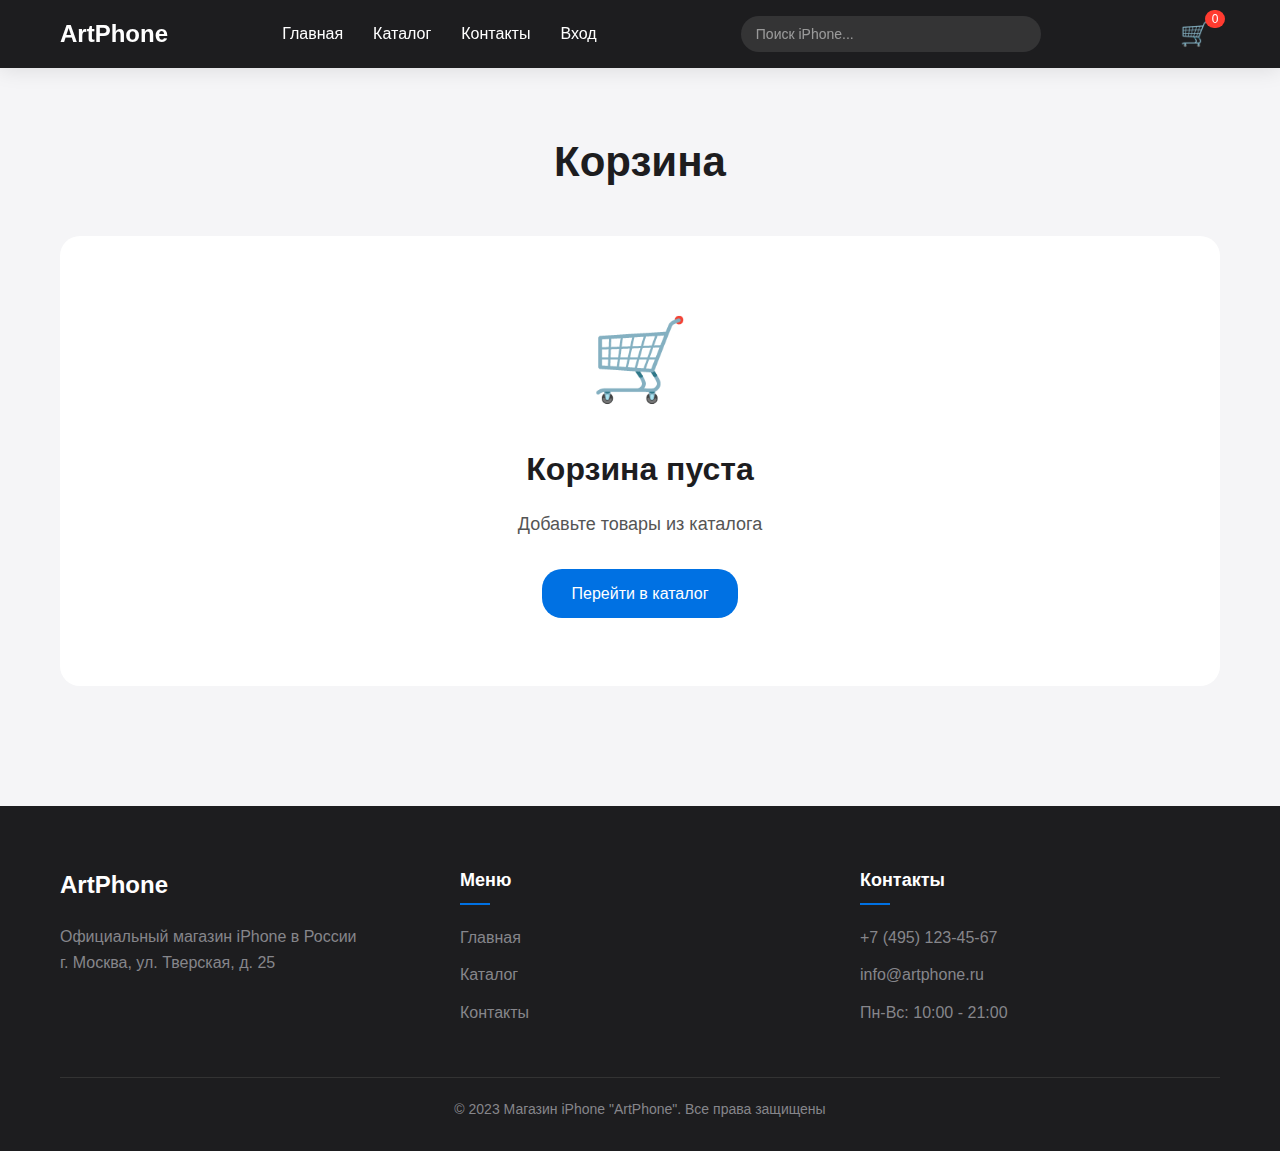
<file: cart.html>
<!doctype html>
<html lang="ru">
  <head>
    <meta charset="UTF-8" />
    <meta name="viewport" content="width=device-width, initial-scale=1.0" />
    <title>Корзина - ArtPhone</title>
    <link rel="stylesheet" href="style.css" />
  </head>
  <body>
    <div class="header">
      <nav class="main-nav">
        <div class="nav-container">
          <a href="index.html" class="logo">ArtPhone</a>
          <ul class="nav-menu">
            <li><a href="index.html">Главная</a></li>
            <li><a href="catalog.html">Каталог</a></li>
            <li><a href="contacts.html">Контакты</a></li>
            <li><a href="login.html" id="loginLink">Вход</a></li>
            <li>
              <a href="profile.html" id="profileLink" style="display: none"
                >Личный кабинет</a
              >
            </li>
          </ul>
          <div class="search-container">
            <input
              type="text"
              id="searchInput"
              class="search-input"
              placeholder="Поиск iPhone..."
            />
            <div id="searchResults" class="search-results"></div>
          </div>
        </div>
      </nav>
    </div>

    <div class="cart-page">
      <div class="container">
        <h1 class="cart-title">Корзина</h1>

        <div class="cart-content">
          <div class="cart-items-container">
            <div class="cart-items-header">
              <div class="cart-header-product">Товар</div>
              <div class="cart-header-price">Цена</div>
              <div class="cart-header-quantity">Количество</div>
              <div class="cart-header-total">Итого</div>
              <div class="cart-header-remove"></div>
            </div>
            <div id="cartItemsList" class="cart-items-list">
              <!-- Товары будут загружаться через JS -->
            </div>
          </div>

          <div class="cart-summary">
            <h3>Итого</h3>
            <div class="summary-row">
              <span>Товаров:</span>
              <span id="cartTotalItems">0</span>
            </div>
            <div class="summary-row">
              <span>Сумма:</span>
              <span id="cartTotalSum">0 ₽</span>
            </div>
            <button class="checkout-btn" id="checkoutBtn">
              Оформить заказ
            </button>
            <a href="catalog.html" class="continue-shopping"
              >Продолжить покупки</a
            >
          </div>
        </div>

        <div class="empty-cart" id="emptyCart" style="display: none">
          <div class="empty-cart-icon">🛒</div>
          <h2>Корзина пуста</h2>
          <p>Добавьте товары из каталога</p>
          <a href="catalog.html" class="btn btn-primary">Перейти в каталог</a>
        </div>
      </div>
    </div>

    <div class="footer">
      <div class="container">
        <div class="footer-content">
          <div class="footer-info">
            <h3>ArtPhone</h3>
            <p>Официальный магазин iPhone в России</p>
            <p>г. Москва, ул. Тверская, д. 25</p>
          </div>
          <div class="footer-links">
            <h4>Меню</h4>
            <ul>
              <li><a href="index.html">Главная</a></li>
              <li><a href="catalog.html">Каталог</a></li>
              <li><a href="contacts.html">Контакты</a></li>
            </ul>
          </div>
          <div class="footer-contact">
            <h4>Контакты</h4>
            <p>+7 (495) 123-45-67</p>
            <p>info@artphone.ru</p>
            <p>Пн-Вс: 10:00 - 21:00</p>
          </div>
        </div>
        <div class="footer-bottom">
          <p>&copy; 2023 Магазин iPhone "ArtPhone". Все права защищены</p>
        </div>
      </div>
    </div>

    <script src="script.js"></script>
  </body>
</html>
</file>
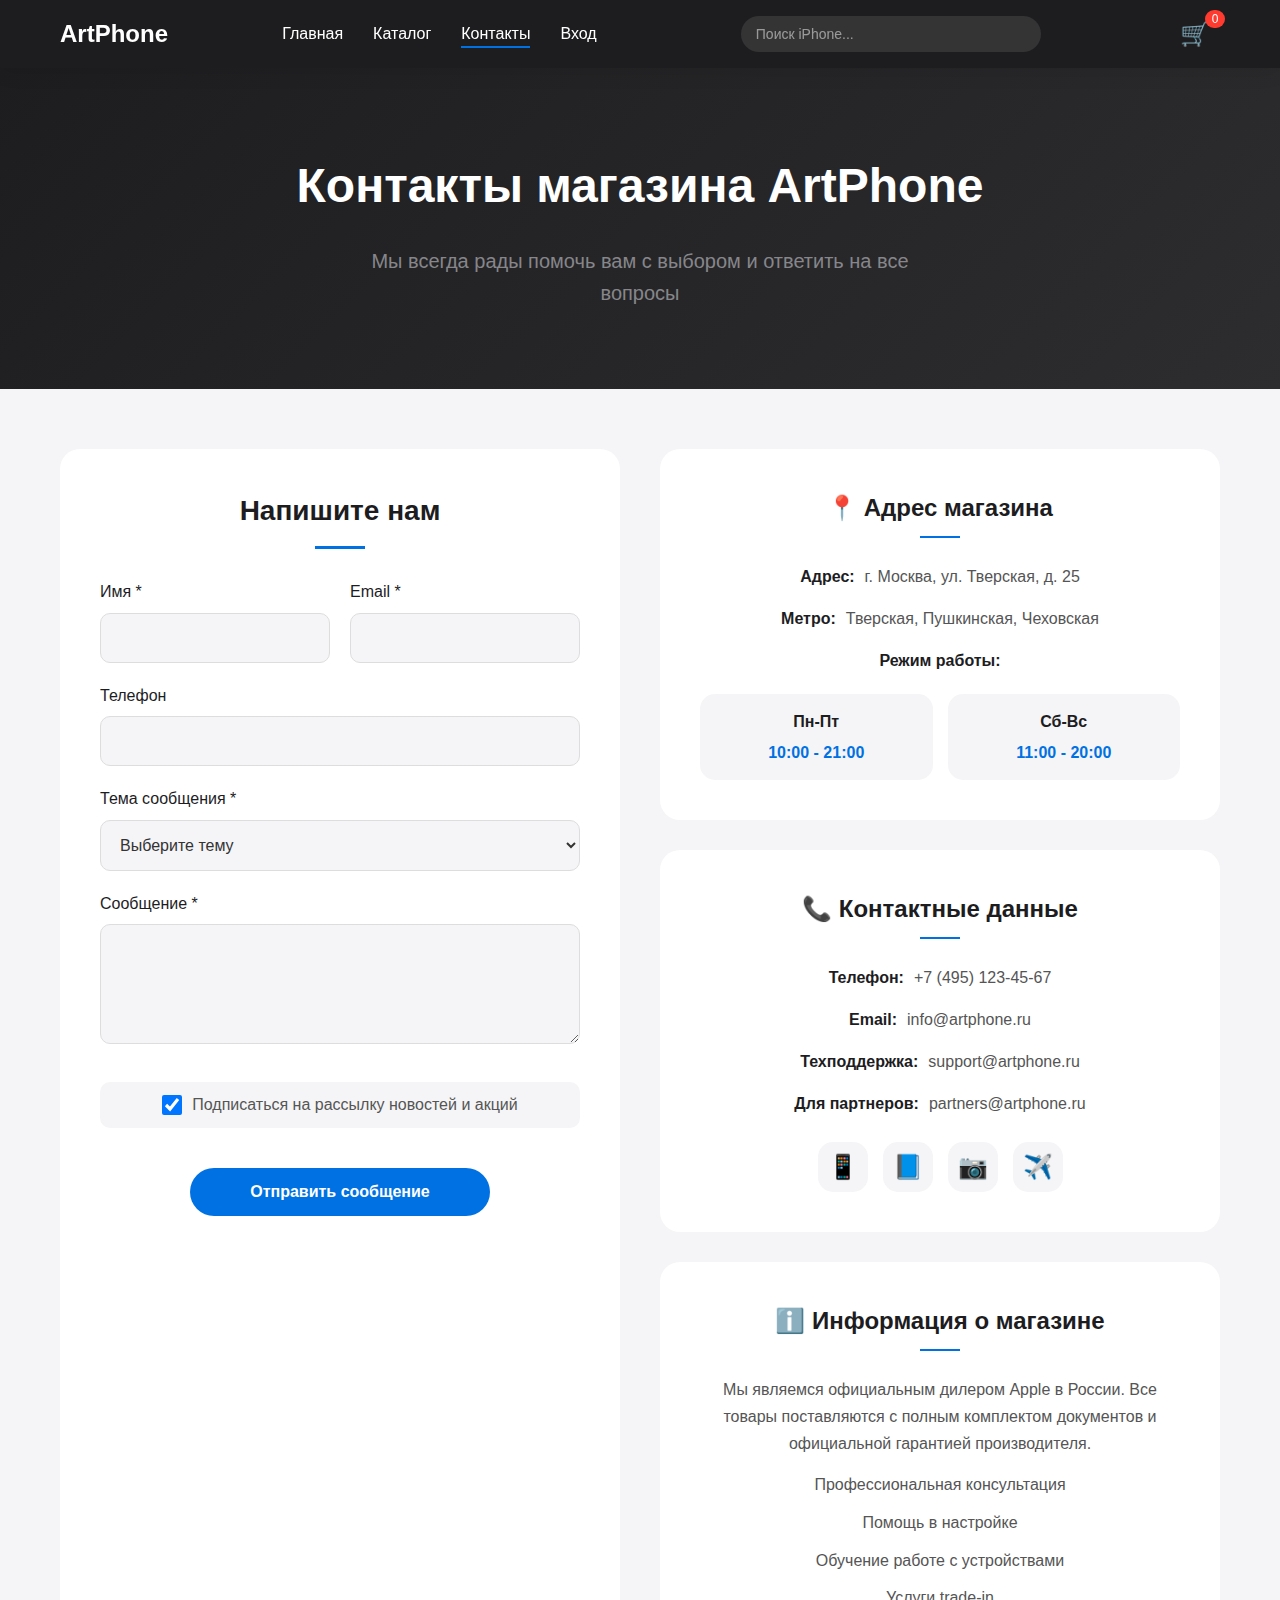
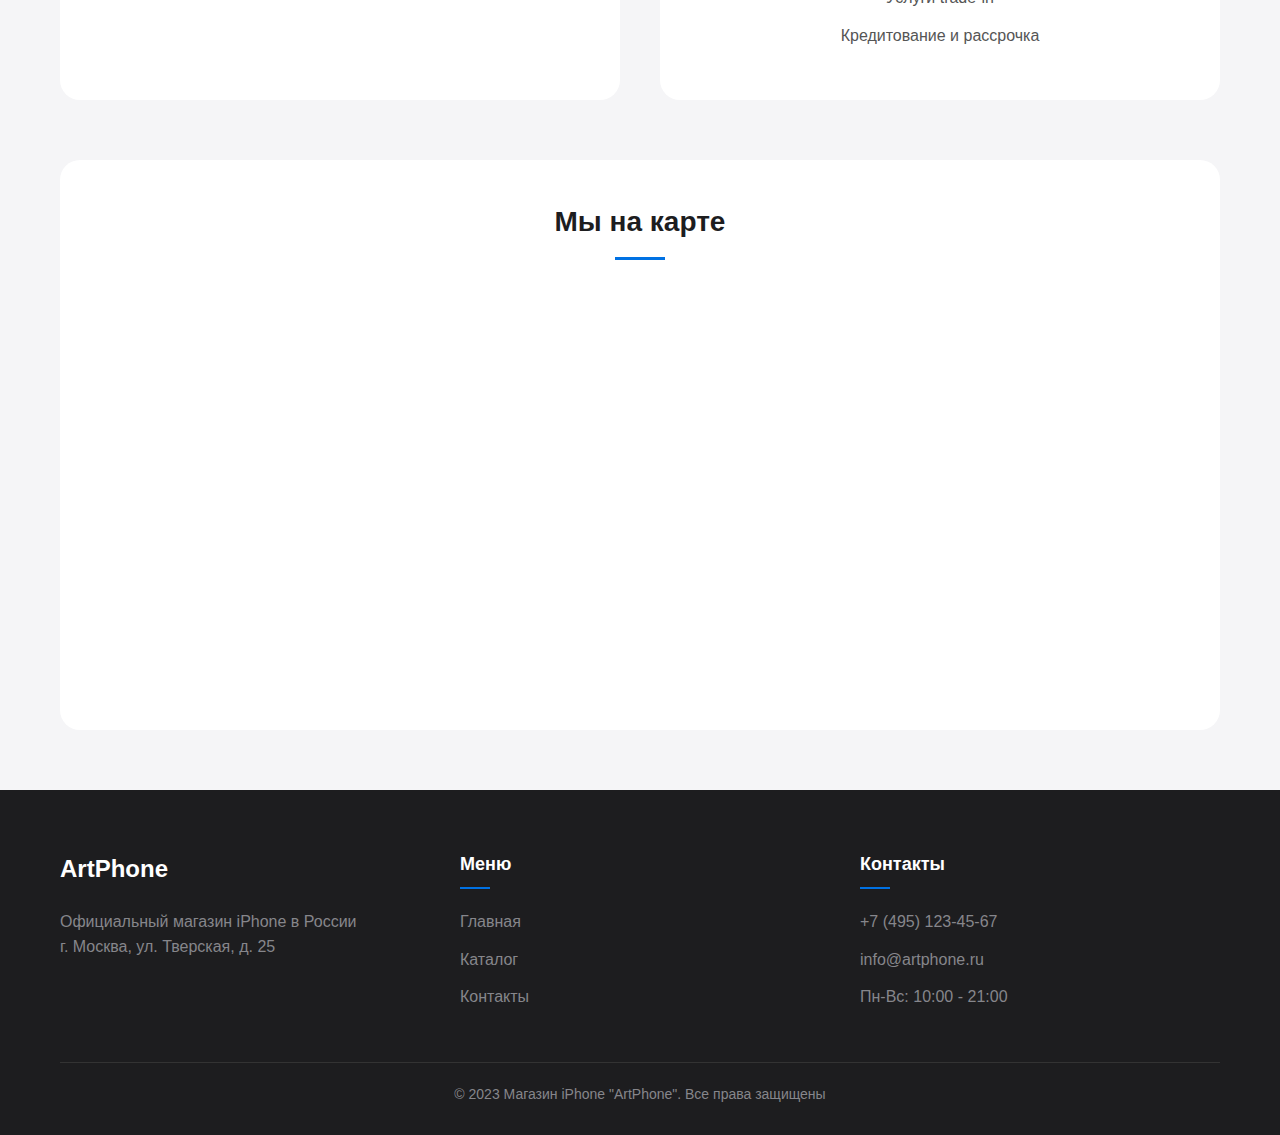
<file: contacts.html>
<!DOCTYPE html>
<html lang="ru">
<head>
    <meta charset="UTF-8">
    <meta name="viewport" content="width=device-width, initial-scale=1.0">
    <title>Интернет-магазин iPhone "ArtPhone" - Контакты</title>
    <link rel="stylesheet" href="style.css">
</head>
<body>
    <div class="header">
        <nav class="main-nav">
            <div class="nav-container">
                <a href="index.html" class="logo">ArtPhone</a>
                <ul class="nav-menu">
                    <li><a href="index.html">Главная</a></li>
                    <li><a href="catalog.html">Каталог</a></li>
                    <li><a href="contacts.html" class="active">Контакты</a></li>
                    <li><a href="login.html" id="loginLink">Вход</a></li>
                    <li><a href="profile.html" id="profileLink" style="display: none;">Личный кабинет</a></li>
                </ul>
                <div class="search-container">
                    <input type="text" id="searchInput" class="search-input" placeholder="Поиск iPhone...">
                    <div id="searchResults" class="search-results"></div>
                </div>
            </div>
        </nav>
    </div>

    <header class="contacts-header">
        <h1>Контакты магазина ArtPhone</h1>
        <p>Мы всегда рады помочь вам с выбором и ответить на все вопросы</p>
    </header>

    <div class="contacts-container">
        <div class="contact-content">
            <div class="contact-form-section">
                <h2>Напишите нам</h2>
                <form class="contact-form" action="#" method="post">
                    <div class="form-row">
                        <div class="form-group">
                            <label for="name">Имя *</label>
                            <input type="text" id="name" name="name" required>
                        </div>
                        <div class="form-group">
                            <label for="email">Email *</label>
                            <input type="email" id="email" name="email" required>
                        </div>
                    </div>
                    <div class="form-group">
                        <label for="phone">Телефон</label>
                        <input type="tel" id="phone" name="phone">
                    </div>
                    <div class="form-group">
                        <label for="topic">Тема сообщения *</label>
                        <select id="topic" name="topic" required>
                            <option value="">Выберите тему</option>
                            <option value="order">Вопрос по заказу</option>
                            <option value="product">Вопрос о товаре</option>
                            <option value="delivery">Доставка</option>
                            <option value="warranty">Гарантия</option>
                            <option value="other">Другое</option>
                        </select>
                    </div>
                    <div class="form-group">
                        <label for="message">Сообщение *</label>
                        <textarea id="message" name="message" required></textarea>
                    </div>
                    <div class="checkbox-group">
                        <input type="checkbox" id="newsletter" name="newsletter" checked>
                        <label for="newsletter">Подписаться на рассылку новостей и акций</label>
                    </div>
                    <button type="submit" class="submit-button">Отправить сообщение</button>
                </form>
            </div>

            <div class="contact-info-section">
                <div class="info-card">
                    <h2>📍 Адрес магазина</h2>
                    <p><strong>Адрес:</strong> г. Москва, ул. Тверская, д. 25</p>
                    <p><strong>Метро:</strong> Тверская, Пушкинская, Чеховская</p>
                    <p><strong>Режим работы:</strong></p>
                    <div class="working-hours">
                        <div class="hours-item">
                            <span class="days">Пн-Пт</span>
                            <span class="time">10:00 - 21:00</span>
                        </div>
                        <div class="hours-item">
                            <span class="days">Сб-Вс</span>
                            <span class="time">11:00 - 20:00</span>
                        </div>
                    </div>
                </div>

                <div class="info-card">
                    <h2>📞 Контактные данные</h2>
                    <p><strong>Телефон:</strong> +7 (495) 123-45-67</p>
                    <p><strong>Email:</strong> info@artphone.ru</p>
                    <p><strong>Техподдержка:</strong> support@artphone.ru</p>
                    <p><strong>Для партнеров:</strong> partners@artphone.ru</p>
                    <div class="social-links">
                        <a href="#" class="social-link">📱</a>
                        <a href="#" class="social-link">📘</a>
                        <a href="#" class="social-link">📷</a>
                        <a href="#" class="social-link">✈️</a>
                    </div>
                </div>

                <div class="info-card">
                    <h2>ℹ️ Информация о магазине</h2>
                    <p>Мы являемся официальным дилером Apple в России. Все товары поставляются с полным комплектом документов и официальной гарантией производителя.</p>
                    <ul>
                        <li>Профессиональная консультация</li>
                        <li>Помощь в настройке</li>
                        <li>Обучение работе с устройствами</li>
                        <li>Услуги trade-in</li>
                        <li>Кредитование и рассрочка</li>
                    </ul>
                </div>
            </div>
        </div>

        <section class="map-section">
            <h2>Мы на карте</h2>
            <div class="map-container">
                <iframe src="https://yandex.ru/map-widget/v1/?um=constructor%3A8e5c8f48a8b4b4f4f4f4f4f4f4f4f4f4f4f4f4f4f4f4f4f4f4f4f4f4f4f4f4f4&amp;source=constructor" width="100%" height="400" frameborder="0"></iframe>
            </div>
        </section>
    </div>

    <div class="footer">
        <div class="container">
            <div class="footer-content">
                <div class="footer-info">
                    <h3>ArtPhone</h3>
                    <p>Официальный магазин iPhone в России</p>
                    <p>г. Москва, ул. Тверская, д. 25</p>
                </div>
                <div class="footer-links">
                    <h4>Меню</h4>
                    <ul>
                        <li><a href="index.html">Главная</a></li>
                        <li><a href="catalog.html">Каталог</a></li>
                        <li><a href="contacts.html">Контакты</a></li>
                    </ul>
                </div>
                <div class="footer-contact">
                    <h4>Контакты</h4>
                    <p>+7 (495) 123-45-67</p>
                    <p>info@artphone.ru</p>
                    <p>Пн-Вс: 10:00 - 21:00</p>
                </div>
            </div>
            <div class="footer-bottom">
                <p>&copy; 2023 Магазин iPhone "ArtPhone". Все права защищены</p>
            </div>
        </div>
    </div>

    <script src="script.js"></script>
</body>
</html>
</file>
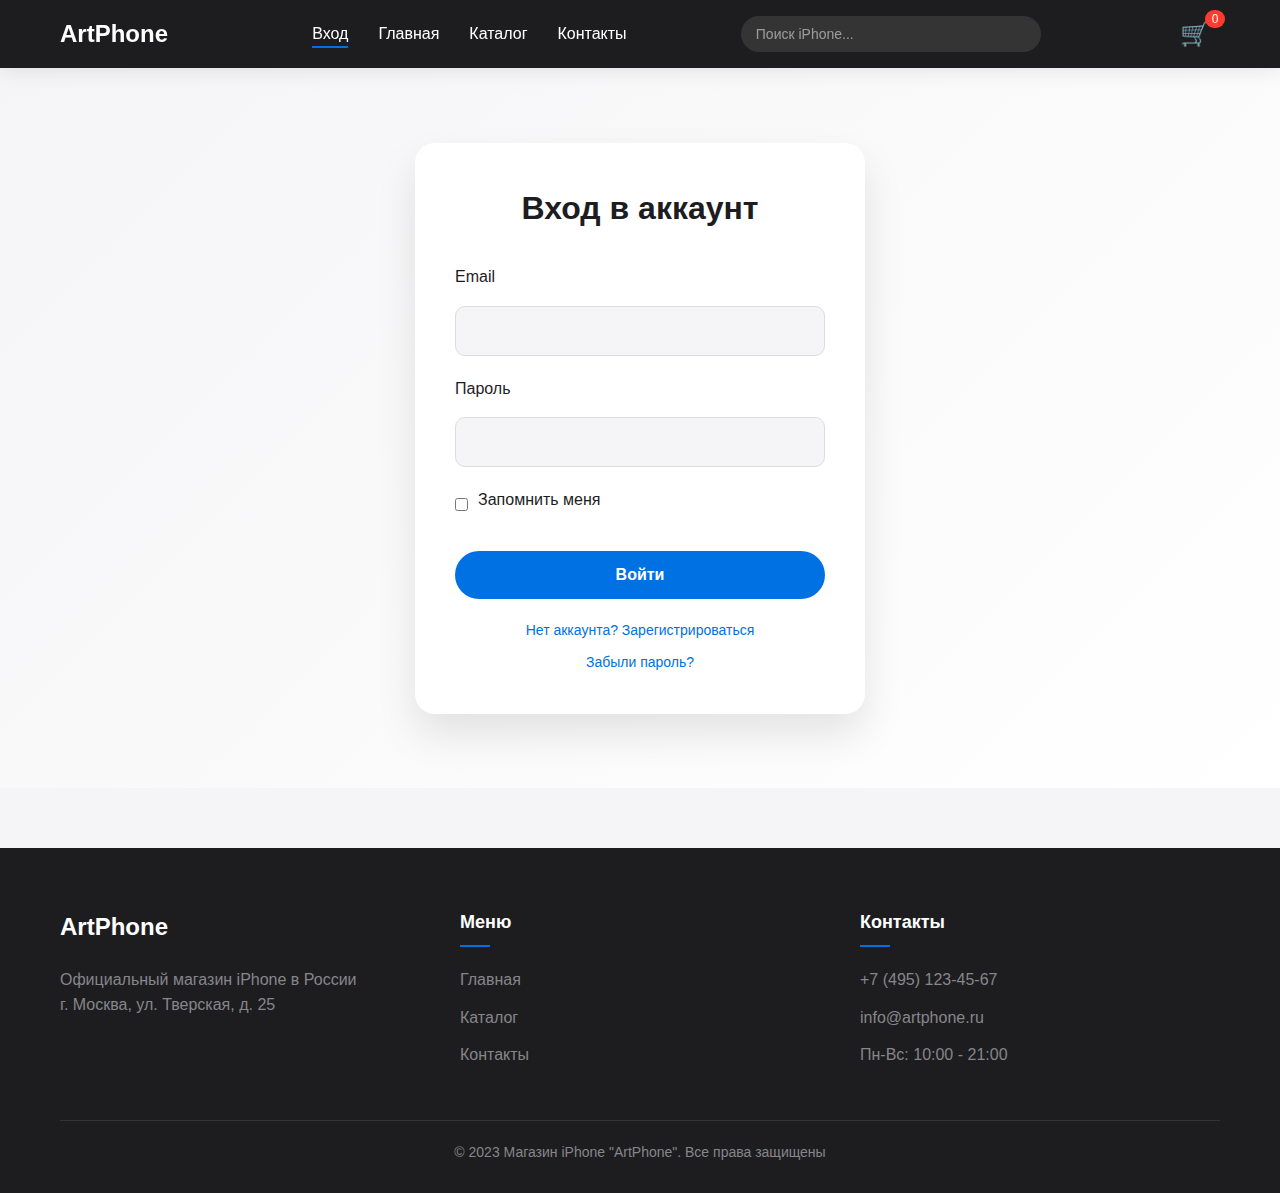
<file: login.html>
<!doctype html>
<html lang="ru">
  <head>
    <meta charset="UTF-8" />
    <meta name="viewport" content="width=device-width, initial-scale=1.0" />
    <title>Вход - ArtPhone</title>
    <link rel="stylesheet" href="style.css" />
  </head>
  <body>
    <div class="header">
      <nav class="main-nav">
        <div class="nav-container">
          <a href="index.html" class="logo">ArtPhone</a>
          <ul class="nav-menu">
            <li>
              <a href="profile.html" id="profileLink" style="display: none"
                >Личный кабинет</a
              >
            </li>
            <li><a href="login.html" id="loginLink">Вход</a></li>
            <li><a href="index.html">Главная</a></li>
            <li><a href="catalog.html">Каталог</a></li>
            <li><a href="contacts.html">Контакты</a></li>
          </ul>
          <div class="search-container">
            <input
              type="text"
              id="searchInput"
              class="search-input"
              placeholder="Поиск iPhone..."
            />
            <div id="searchResults" class="search-results"></div>
          </div>
        </div>
      </nav>
    </div>

    <div class="auth-container">
      <div class="auth-card">
        <h1>Вход в аккаунт</h1>
        <form class="auth-form" id="loginForm">
          <div class="form-group">
            <label for="email">Email</label>
            <input type="email" id="email" name="email" required />
          </div>
          <div class="form-group">
            <label for="password">Пароль</label>
            <input type="password" id="password" name="password" required />
          </div>
          <div class="form-group checkbox">
            <input type="checkbox" id="remember" name="remember" />
            <label for="remember">Запомнить меня</label>
          </div>
          <button type="submit" class="auth-btn">Войти</button>
        </form>
        <div class="auth-links">
          <a href="register.html">Нет аккаунта? Зарегистрироваться</a>
          <a href="#">Забыли пароль?</a>
        </div>
      </div>
    </div>

    <div class="footer">
      <div class="container">
        <div class="footer-content">
          <div class="footer-info">
            <h3>ArtPhone</h3>
            <p>Официальный магазин iPhone в России</p>
            <p>г. Москва, ул. Тверская, д. 25</p>
          </div>
          <div class="footer-links">
            <h4>Меню</h4>
            <ul>
              <li><a href="index.html">Главная</a></li>
              <li><a href="catalog.html">Каталог</a></li>
              <li><a href="contacts.html">Контакты</a></li>
            </ul>
          </div>
          <div class="footer-contact">
            <h4>Контакты</h4>
            <p>+7 (495) 123-45-67</p>
            <p>info@artphone.ru</p>
            <p>Пн-Вс: 10:00 - 21:00</p>
          </div>
        </div>
        <div class="footer-bottom">
          <p>&copy; 2023 Магазин iPhone "ArtPhone". Все права защищены</p>
        </div>
      </div>
    </div>

    <script src="script.js"></script>
  </body>
</html>
</file>
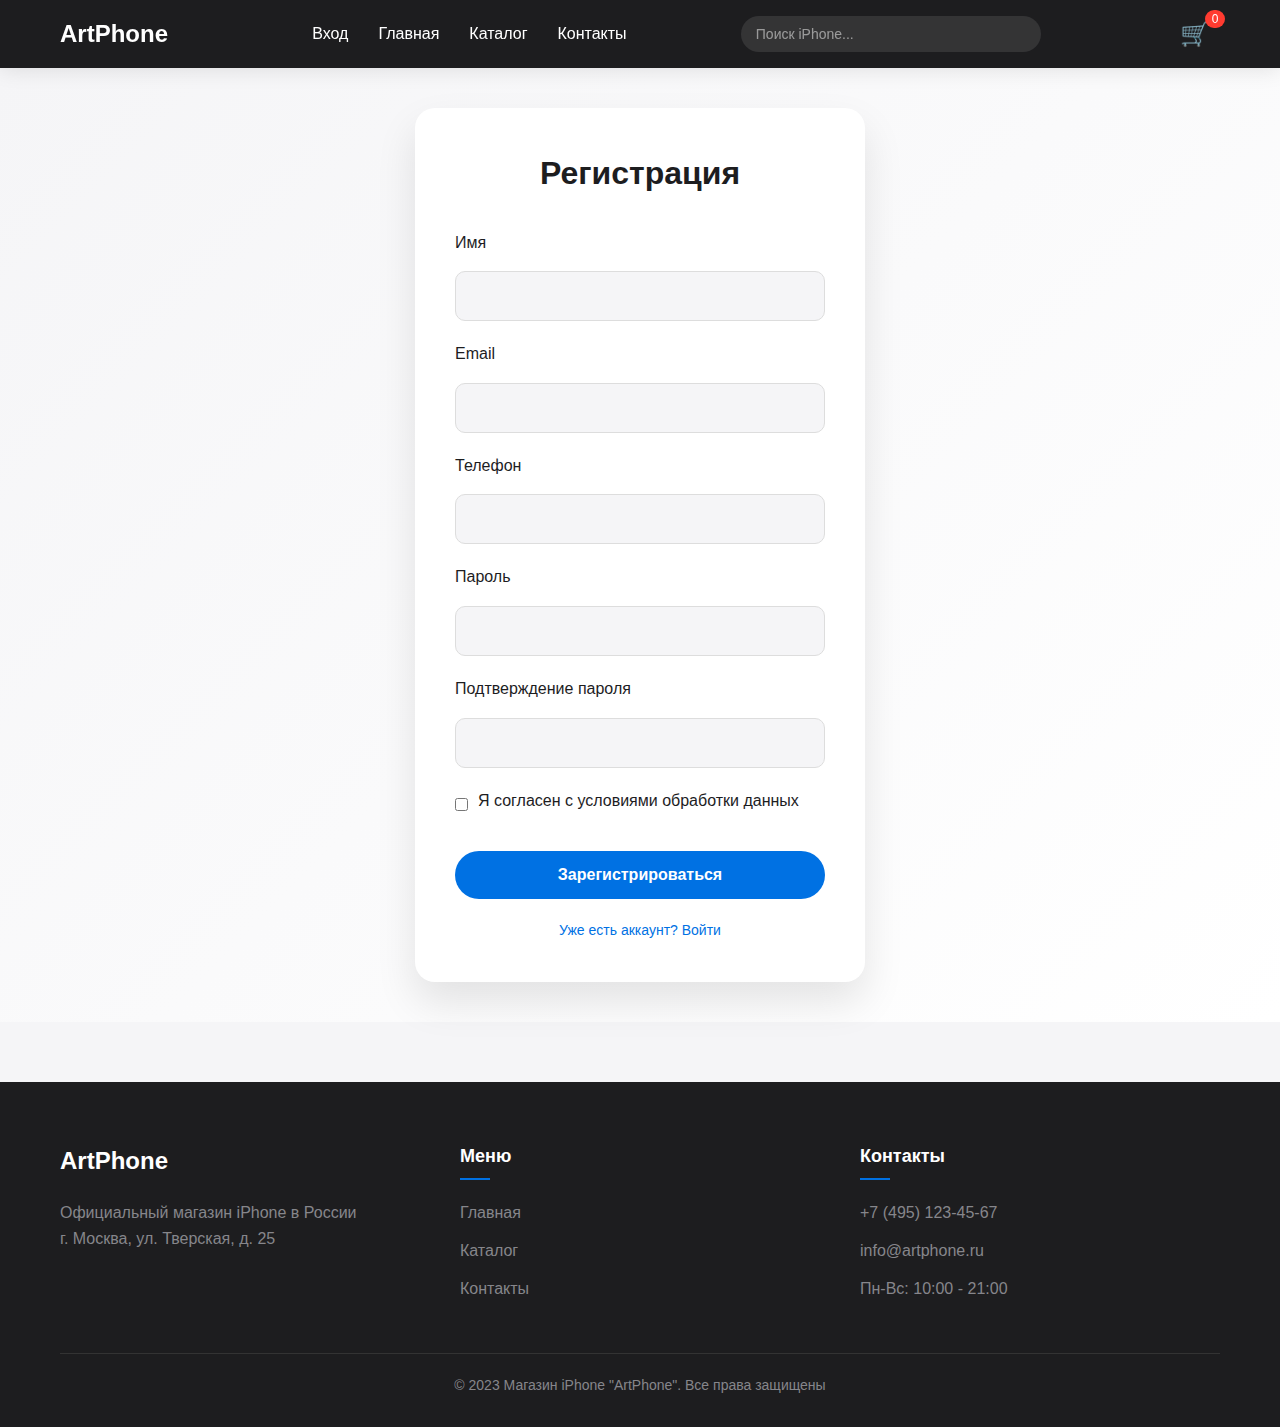
<file: register.html>
<!doctype html>
<html lang="ru">
  <head>
    <meta charset="UTF-8" />
    <meta name="viewport" content="width=device-width, initial-scale=1.0" />
    <title>Регистрация - ArtPhone</title>
    <link rel="stylesheet" href="style.css" />
  </head>
  <body>
    <div class="header">
      <nav class="main-nav">
        <div class="nav-container">
          <a href="index.html" class="logo">ArtPhone</a>
          <ul class="nav-menu">
            <li>
              <a href="profile.html" id="profileLink" style="display: none"
                >Личный кабинет</a
              >
            </li>
            <li><a href="login.html" id="loginLink">Вход</a></li>
            <li><a href="index.html">Главная</a></li>
            <li><a href="catalog.html">Каталог</a></li>
            <li><a href="contacts.html">Контакты</a></li>
          </ul>
          <div class="search-container">
            <input
              type="text"
              id="searchInput"
              class="search-input"
              placeholder="Поиск iPhone..."
            />
            <div id="searchResults" class="search-results"></div>
          </div>
        </div>
      </nav>
    </div>

    <div class="auth-container">
      <div class="auth-card">
        <h1>Регистрация</h1>
        <form class="auth-form" id="registerForm">
          <div class="form-group">
            <label for="name">Имя</label>
            <input type="text" id="name" name="name" required />
          </div>
          <div class="form-group">
            <label for="email">Email</label>
            <input type="email" id="email" name="email" required />
          </div>
          <div class="form-group">
            <label for="phone">Телефон</label>
            <input type="tel" id="phone" name="phone" required />
          </div>
          <div class="form-group">
            <label for="password">Пароль</label>
            <input type="password" id="password" name="password" required />
          </div>
          <div class="form-group">
            <label for="confirmPassword">Подтверждение пароля</label>
            <input
              type="password"
              id="confirmPassword"
              name="confirmPassword"
              required
            />
          </div>
          <div class="form-group checkbox">
            <input type="checkbox" id="agreement" name="agreement" required />
            <label for="agreement"
              >Я согласен с условиями обработки данных</label
            >
          </div>
          <button type="submit" class="auth-btn">Зарегистрироваться</button>
        </form>
        <div class="auth-links">
          <a href="login.html">Уже есть аккаунт? Войти</a>
        </div>
      </div>
    </div>

    <div class="footer">
      <div class="container">
        <div class="footer-content">
          <div class="footer-info">
            <h3>ArtPhone</h3>
            <p>Официальный магазин iPhone в России</p>
            <p>г. Москва, ул. Тверская, д. 25</p>
          </div>
          <div class="footer-links">
            <h4>Меню</h4>
            <ul>
              <li><a href="index.html">Главная</a></li>
              <li><a href="catalog.html">Каталог</a></li>
              <li><a href="contacts.html">Контакты</a></li>
            </ul>
          </div>
          <div class="footer-contact">
            <h4>Контакты</h4>
            <p>+7 (495) 123-45-67</p>
            <p>info@artphone.ru</p>
            <p>Пн-Вс: 10:00 - 21:00</p>
          </div>
        </div>
        <div class="footer-bottom">
          <p>&copy; 2023 Магазин iPhone "ArtPhone". Все права защищены</p>
        </div>
      </div>
    </div>

    <script src="script.js"></script>
  </body>
</html>
</file>
<file: style.css>
* {
  margin: 0;
  padding: 0;
  box-sizing: border-box;
}

body {
  font-family: -apple-system, BlinkMacSystemFont, 'Segoe UI', Roboto, Oxygen, Ubuntu, Cantarell, sans-serif;
  line-height: 1.6;
  color: #333;
  background-color: #f5f5f7;
  overflow-x: hidden;
}

.container {
  max-width: 1200px;
  margin: 0 auto;
  padding: 0 20px;
}

.header {
  background-color: #1d1d1f;
  position: sticky;
  top: 0;
  z-index: 100;
  box-shadow: 0 2px 20px rgba(0,0,0,0.1);
  animation: slideDown 0.5s ease;
}

@keyframes slideDown {
  from {
    transform: translateY(-100%);
  }
  to {
    transform: translateY(0);
  }
}

.nav-container {
  max-width: 1200px;
  margin: 0 auto;
  display: flex;
  justify-content: space-between;
  align-items: center;
  padding: 15px 20px;
  flex-wrap: wrap;
  gap: 15px;
}

.logo {
  color: #fff;
  font-size: 24px;
  font-weight: 600;
  text-decoration: none;
  transition: transform 0.3s;
}

.logo:hover {
  transform: scale(1.05);
}

.nav-menu {
  display: flex;
  list-style: none;
  gap: 30px;
  align-items: center;
  margin: 0;
  padding: 0;
}

.nav-menu li {
  margin: 0;
  padding: 0;
}

.nav-menu a {
  color: #fff;
  text-decoration: none;
  font-size: 16px;
  font-weight: 500;
  position: relative;
  padding: 5px 0;
  display: inline-block;
  line-height: normal;
}

.nav-menu a::after {
  content: '';
  position: absolute;
  bottom: 0;
  left: 0;
  width: 0;
  height: 2px;
  background: #0071e3;
  transition: width 0.3s;
}

.nav-menu a:hover::after,
.nav-menu a.active::after {
  width: 100%;
}

.search-container {
  position: relative;
  flex: 1;
  max-width: 300px;
}

.search-input {
  width: 100%;
  padding: 10px 15px;
  border: none;
  border-radius: 20px;
  background: rgba(255,255,255,0.1);
  color: #fff;
  font-size: 14px;
  transition: all 0.3s;
}

.search-input::placeholder {
  color: rgba(255,255,255,0.5);
}

.search-input:focus {
  outline: none;
  background: rgba(255,255,255,0.2);
  box-shadow: 0 0 0 2px #0071e3;
}

.search-results {
  position: absolute;
  top: 100%;
  left: 0;
  right: 0;
  background: #ffffff;
  border-radius: 10px;
  margin-top: 5px;
  box-shadow: 0 10px 30px rgba(0,0,0,0.2);
  display: none;
  z-index: 1000;
  max-height: 400px;
  overflow-y: auto;
}

.search-results.active {
  display: block;
  animation: fadeIn 0.3s ease;
}

.search-result-item {
  display: flex;
  align-items: center;
  padding: 10px;
  text-decoration: none;
  color: #333;
  border-bottom: 1px solid #ddd;
  transition: background 0.3s;
}

.search-result-item:hover {
  background: #f5f5f7;
}

.search-result-item img {
  width: 50px;
  height: 50px;
  object-fit: cover;
  border-radius: 5px;
  margin-right: 10px;
}

.search-result-info h4 {
  font-size: 14px;
  margin-bottom: 3px;
  color: #333;
}

.search-result-info p {
  font-size: 12px;
  color: #0071e3;
  font-weight: 600;
}

@media (max-width: 768px) {
  .nav-container {
    flex-direction: column;
  }
  
  .search-container {
    max-width: 100%;
    width: 100%;
  }
  
  .nav-menu {
    flex-wrap: wrap;
    justify-content: center;
    gap: 20px;
  }
}

.slider-section {
  margin: 40px 0;
  position: relative;
}

.slider-container {
  position: relative;
  overflow: hidden;
  border-radius: 20px;
  box-shadow: 0 10px 30px rgba(0,0,0,0.1);
}

.slider-track {
  display: flex;
  transition: transform 0.5s ease;
}

.slide {
  min-width: 100%;
  position: relative;
  height: 400px;
}

.slide img {
  width: 100%;
  height: 100%;
  object-fit: cover;
}

.slide-content {
  position: absolute;
  top: 50%;
  left: 50%;
  transform: translate(-50%, -50%);
  text-align: center;
  color: #fff;
  background: rgba(0,0,0,0.5);
  padding: 30px;
  border-radius: 20px;
  backdrop-filter: blur(5px);
  width: 80%;
  max-width: 500px;
  animation: slideContentFade 0.5s ease;
}

@keyframes slideContentFade {
  from {
    opacity: 0;
    transform: translate(-50%, -40%);
  }
  to {
    opacity: 1;
    transform: translate(-50%, -50%);
  }
}

.slide-content h3 {
  font-size: 32px;
  margin-bottom: 10px;
  font-weight: 700;
  text-align: center;
}

.slide-content p {
  font-size: 18px;
  margin-bottom: 20px;
  opacity: 0.9;
  text-align: center;
}

.slider-btn {
  position: absolute;
  top: 50%;
  transform: translateY(-50%);
  width: 50px;
  height: 50px;
  border: none;
  border-radius: 50%;
  background: rgba(0, 0, 0, 0.6);
  color: #fff;
  font-size: 28px;
  font-weight: bold;
  cursor: pointer;
  transition: all 0.3s;
  z-index: 10;
  display: flex;
  align-items: center;
  justify-content: center;
  box-shadow: 0 4px 15px rgba(0, 0, 0, 0.3);
}

.slider-btn:hover {
  background: #0071e3;
  transform: translateY(-50%) scale(1.1);
  box-shadow: 0 6px 20px rgba(0, 113, 227, 0.5);
}

.slider-prev {
  left: 20px;
}

.slider-next {
  right: 20px;
}

.slider-dots {
  position: absolute;
  bottom: 20px;
  left: 50%;
  transform: translateX(-50%);
  display: flex;
  gap: 10px;
  z-index: 10;
}

.dot {
  width: 12px;
  height: 12px;
  border-radius: 6px;
  background: rgba(255,255,255,0.5);
  border: none;
  cursor: pointer;
  transition: all 0.3s;
}

.dot.active {
  background: #fff;
  width: 30px;
}

.dot:hover {
  background: #fff;
}

@media (max-width: 768px) {
  .slide {
    height: 300px;
  }
  
  .slide-content h3 {
    font-size: 24px;
  }
  
  .slide-content p {
    font-size: 16px;
  }
  
  .slider-btn {
    width: 40px;
    height: 40px;
    font-size: 24px;
  }
}

@media (max-width: 480px) {
  .slide {
    height: 250px;
  }
  
  .slide-content {
    padding: 20px;
  }
  
  .slide-content h3 {
    font-size: 20px;
  }
  
  .slider-btn {
    width: 35px;
    height: 35px;
    font-size: 20px;
  }
}

.hero {
  background: linear-gradient(135deg, #1d1d1f, #2d2d2f);
  color: #fff;
  text-align: center;
  padding: 80px 20px;
  animation: fadeIn 1s ease;
}

@keyframes fadeIn {
  from {
    opacity: 0;
  }
  to {
    opacity: 1;
  }
}

.hero h1 {
  font-size: 48px;
  margin-bottom: 20px;
  font-weight: 700;
  animation: slideUp 0.8s ease 0.2s both;
}

.hero p {
  font-size: 20px;
  margin-bottom: 30px;
  color: #86868b;
  animation: slideUp 0.8s ease 0.4s both;
}

.hero .btn {
  animation: slideUp 0.8s ease 0.6s both;
}

@keyframes slideUp {
  from {
    opacity: 0;
    transform: translateY(30px);
  }
  to {
    opacity: 1;
    transform: translateY(0);
  }
}

.btn {
  display: inline-block;
  padding: 12px 30px;
  border-radius: 20px;
  text-decoration: none;
  font-weight: 500;
  font-size: 16px;
  transition: all 0.3s;
  border: none;
  cursor: pointer;
  position: relative;
  overflow: hidden;
}

.btn::before {
  content: '';
  position: absolute;
  top: 50%;
  left: 50%;
  width: 0;
  height: 0;
  border-radius: 50%;
  background: rgba(255,255,255,0.3);
  transform: translate(-50%, -50%);
  transition: width 0.6s, height 0.6s;
}

.btn:hover::before {
  width: 300px;
  height: 300px;
}

.btn-primary {
  background-color: #0071e3;
  color: #fff;
}

.btn-primary:hover {
  background-color: #0077ed;
  transform: translateY(-2px);
  box-shadow: 0 10px 20px rgba(0,113,227,0.3);
}

.btn-secondary {
  background-color: #34c759;
  color: #fff;
}

.btn-secondary:hover {
  background-color: #2db84d;
  transform: translateY(-2px);
  box-shadow: 0 10px 20px rgba(52,199,89,0.3);
}

.btn-outline {
  background-color: transparent;
  border: 2px solid #0071e3;
  color: #0071e3;
}

.btn-outline:hover {
  background-color: #0071e3;
  color: #fff;
  transform: translateY(-2px);
  box-shadow: 0 10px 20px rgba(0,113,227,0.3);
}

.section-title {
  text-align: center;
  font-size: 32px;
  margin-bottom: 40px;
  font-weight: 700;
  color: #1d1d1f;
  position: relative;
  padding-bottom: 15px;
}

.section-title::after {
  content: '';
  position: absolute;
  bottom: 0;
  left: 50%;
  transform: translateX(-50%);
  width: 60px;
  height: 3px;
  background: #0071e3;
  animation: widthPulse 2s infinite;
}

@keyframes widthPulse {
  0%, 100% { width: 60px; }
  50% { width: 100px; }
}

.about-section {
  padding: 80px 0;
  background: #ffffff;
}

.about-content {
  display: grid;
  grid-template-columns: 1fr 1fr;
  gap: 60px;
  align-items: center;
}

.about-text {
  animation: slideFromLeft 1s ease;
}

@keyframes slideFromLeft {
  from {
    opacity: 0;
    transform: translateX(-50px);
  }
  to {
    opacity: 1;
    transform: translateX(0);
  }
}

.about-text p {
  margin-bottom: 20px;
  color: #555;
  font-size: 17px;
}

.about-image {
  animation: slideFromRight 1s ease;
}

@keyframes slideFromRight {
  from {
    opacity: 0;
    transform: translateX(50px);
  }
  to {
    opacity: 1;
    transform: translateX(0);
  }
}

.about-image img {
  width: 100%;
  border-radius: 20px;
  transition: transform 0.5s;
}

.about-image:hover img {
  transform: scale(1.02);
}

.stats {
  display: grid;
  grid-template-columns: repeat(3, 1fr);
  gap: 30px;
  margin-top: 40px;
}

.stat-item {
  text-align: center;
  padding: 20px;
  background: linear-gradient(135deg, #f5f5f7, #fff);
  border-radius: 15px;
  transition: all 0.3s;
  animation: float 3s infinite;
}

.stat-item:nth-child(2) {
  animation-delay: 0.2s;
}

.stat-item:nth-child(3) {
  animation-delay: 0.4s;
}

@keyframes float {
  0%, 100% {
    transform: translateY(0);
  }
  50% {
    transform: translateY(-10px);
  }
}

.stat-item:hover {
  transform: scale(1.05);
  box-shadow: 0 10px 30px rgba(0,113,227,0.2);
}

.stat-number {
  display: block;
  font-size: 36px;
  font-weight: 700;
  color: #0071e3;
  margin-bottom: 5px;
}

.stat-label {
  color: #555;
  font-size: 16px;
}

@media (max-width: 768px) {
  .about-content {
    grid-template-columns: 1fr;
    gap: 40px;
  }
  
  .stats {
    grid-template-columns: 1fr;
    gap: 20px;
  }
}

.benefits {
  padding: 80px 0;
  background: #f5f5f7;
}

.benefits-grid {
  display: grid;
  grid-template-columns: repeat(4, 1fr);
  gap: 30px;
}

.benefit-card {
  background: #ffffff;
  padding: 30px;
  border-radius: 20px;
  text-align: center;
  transition: all 0.3s;
  opacity: 0;
  transform: translateY(30px);
  animation: fadeInUp 0.6s ease forwards;
}

.benefit-card:nth-child(1) { animation-delay: 0.1s; }
.benefit-card:nth-child(2) { animation-delay: 0.2s; }
.benefit-card:nth-child(3) { animation-delay: 0.3s; }
.benefit-card:nth-child(4) { animation-delay: 0.4s; }

@keyframes fadeInUp {
  to {
    opacity: 1;
    transform: translateY(0);
  }
}

.benefit-card:hover {
  transform: translateY(-10px);
  box-shadow: 0 20px 40px rgba(0,113,227,0.15);
}

.benefit-icon {
  font-size: 40px;
  margin-bottom: 20px;
  color: #0071e3;
  animation: bounce 2s infinite;
}

@keyframes bounce {
  0%, 100% {
    transform: translateY(0);
  }
  50% {
    transform: translateY(-10px);
  }
}

.benefit-card h3 {
  margin-bottom: 15px;
  font-size: 20px;
  font-weight: 600;
  color: #1d1d1f;
}

.benefit-card p {
  color: #555;
  font-size: 15px;
}

@media (max-width: 1024px) {
  .benefits-grid {
    grid-template-columns: repeat(2, 1fr);
  }
}

@media (max-width: 600px) {
  .benefits-grid {
    grid-template-columns: 1fr;
  }
}

.featured-products {
  padding: 80px 0;
  background: #ffffff;
}

.products-grid {
  display: grid;
  grid-template-columns: repeat(3, 1fr);
  gap: 30px;
  margin-bottom: 40px;
}

.product-card {
  background: #ffffff;
  border-radius: 20px;
  overflow: hidden;
  border: 1px solid #f0f0f0;
  transition: all 0.3s;
  opacity: 0;
  transform: scale(0.9);
  animation: scaleIn 0.6s ease forwards;
}

.product-card:nth-child(1) { animation-delay: 0.1s; }
.product-card:nth-child(2) { animation-delay: 0.2s; }
.product-card:nth-child(3) { animation-delay: 0.3s; }

@keyframes scaleIn {
  to {
    opacity: 1;
    transform: scale(1);
  }
}

.product-card:hover {
  transform: translateY(-10px) scale(1.02);
  box-shadow: 0 20px 40px rgba(0,113,227,0.15);
  border-color: #0071e3;
}

.product-card img {
  width: 100%;
  height: 250px;
  object-fit: cover;
  transition: transform 0.5s;
}

.product-card:hover img {
  transform: scale(1.1);
}

.product-info {
  padding: 25px;
  text-align: center;
}

.product-info h3 {
   text-align: center !important;
  font-size: 22px;
  margin-bottom: 10px;
  font-weight: 600;
  color: #1d1d1f;
}

.rating {
  color: #ffb800;
  margin: 10px 0;
  animation: starGlow 2s infinite;
}

@keyframes starGlow {
  0%, 100% { opacity: 1; }
  50% { opacity: 0.8; transform: scale(1.1); }
}

.price {
  font-size: 24px;
  font-weight: 700;
  color: #0071e3;
  margin: 15px 0;
}

.product-desc {
  color: #555;
  margin-bottom: 20px;
  font-size: 15px;
}

.product-card .btn-secondary {
  margin: 20px auto 0;
  display: block;
  width: fit-content;
}

@media (max-width: 1024px) {
  .products-grid {
    grid-template-columns: repeat(2, 1fr);
  }
}

@media (max-width: 600px) {
  .products-grid {
    grid-template-columns: 1fr;
  }
}

.text-center {
  text-align: center;
}

.faq-section {
  padding: 60px 0;
  background: #ffffff;
}

.faq-grid {
  display: grid;
  grid-template-columns: repeat(2, 1fr);
  gap: 20px;
  margin-top: 40px;
}

.faq-item {
  background: #f5f5f7;
  border-radius: 15px;
  overflow: hidden;
  transition: all 0.3s;
}

.faq-item:hover {
  transform: translateY(-5px);
  box-shadow: 0 10px 30px rgba(0,0,0,0.1);
}

.faq-question {
  padding: 20px;
  cursor: pointer;
  display: flex;
  justify-content: space-between;
  align-items: center;
  font-weight: 600;
  color: #1d1d1f;
}

.faq-question::after {
  content: '+';
  font-size: 24px;
  transition: transform 0.3s;
}

.faq-item.active .faq-question::after {
  transform: rotate(45deg);
}

.faq-answer {
  max-height: 0;
  padding: 0 20px;
  overflow: hidden;
  transition: max-height 0.3s ease;
  color: #555;
}

.faq-item.active .faq-answer {
  max-height: 200px;
  padding: 0 20px 20px;
}

@media (max-width: 768px) {
  .faq-grid {
    grid-template-columns: 1fr;
  }
}

.catalog {
  padding: 60px 20px;
  max-width: 1200px;
  margin: 0 auto;
}

.catalog h1 {
  text-align: center;
  font-size: 42px;
  margin-bottom: 40px;
  font-weight: 700;
  color: #1d1d1f;
  animation: fadeIn 1s ease;
}

.catalog-grid {
  display: grid;
  grid-template-columns: repeat(4, 1fr);
  gap: 30px;
}

.catalog-item {
  background: #ffffff;
  border-radius: 20px;
  overflow: hidden;
  transition: all 0.3s;
  opacity: 0;
  animation: fadeInScale 0.6s ease forwards;
  padding-bottom: 20px;
}

.catalog-item:nth-child(1) { animation-delay: 0.1s; }
.catalog-item:nth-child(2) { animation-delay: 0.2s; }
.catalog-item:nth-child(3) { animation-delay: 0.3s; }
.catalog-item:nth-child(4) { animation-delay: 0.4s; }

@keyframes fadeInScale {
  from {
    opacity: 0;
    transform: scale(0.9);
  }
  to {
    opacity: 1;
    transform: scale(1);
  }
}

.catalog-item:hover {
  transform: translateY(-10px) scale(1.05);
  box-shadow: 0 20px 40px rgba(0,113,227,0.2);
}

.catalog-item a {
  display: block;
  text-decoration: none;
  color: inherit;
  padding: 25px 25px 10px;
  text-align: center;
}

.catalog-item img {
  width: 100%;
  height: 180px;
  object-fit: contain;
  margin-bottom: 15px;
  transition: transform 0.5s;
}

.catalog-item:hover img {
  transform: scale(1.1);
}

.catalog-item h3 {
  font-size: 18px;
  margin-bottom: 10px;
  font-weight: 600;
  color: #1d1d1f;
}

.catalog-item p {
  font-size: 20px;
  font-weight: 700;
  color: #0071e3;
  margin-bottom: 10px;
}

.catalog-item .rating {
  margin: 5px 0;
}

.catalog-item .btn-secondary {
  margin: 0 auto 20px;
  display: block;
  width: fit-content;
}

@media (max-width: 1024px) {
  .catalog-grid {
    grid-template-columns: repeat(2, 1fr);
  }
}

@media (max-width: 600px) {
  .catalog-grid {
    grid-template-columns: 1fr;
  }
}

.product-container {
  max-width: 1000px;
  margin: 40px auto;
  padding: 40px;
  background: #ffffff;
  border-radius: 20px;
  animation: fadeIn 1s ease;
}

.product-container h1 {
  text-align: center;
  font-size: 42px;
  margin-bottom: 30px;
  font-weight: 700;
  color: #1d1d1f;
  animation: slideDown 0.8s ease;
}

.product-image {
  text-align: center;
  margin: 30px 0;
  animation: zoomIn 1s ease;
}

@keyframes zoomIn {
  from {
    opacity: 0;
    transform: scale(0.9);
  }
  to {
    opacity: 1;
    transform: scale(1);
  }
}

.product-image img {
  max-width: 100%;
  max-height: 400px;
  border-radius: 20px;
  border: 2px solid #0071e3;
  padding: 10px;
  transition: transform 0.5s;
}

.product-image:hover img {
  transform: scale(1.05);
}

.image-hint {
  color: #666;
  font-size: 14px;
  margin-top: 10px;
  animation: pulse 2s infinite;
}

@keyframes pulse {
  0%, 100% { opacity: 0.6; }
  50% { opacity: 1; }
}

.product-rating {
  display: flex;
  justify-content: space-between;
  align-items: center;
  margin: 30px 0;
  padding: 20px;
  background: #f5f5f7;
  border-radius: 20px;
  font-size: 18px;
  flex-wrap: wrap;
  gap: 15px;
  color: #333;
  animation: slideInRight 0.8s ease;
}

@keyframes slideInRight {
  from {
    opacity: 0;
    transform: translateX(50px);
  }
  to {
    opacity: 1;
    transform: translateX(0);
  }
}

@media (max-width: 480px) {
  .product-rating {
    flex-direction: column;
    text-align: center;
  }
}

.product-info h3 {
  margin: 40px 0 20px;
  font-size: 24px;
  font-weight: 600;
  text-align: center;
  color: #1d1d1f;
  position: relative;
  padding-bottom: 10px;
}

.product-info h3::after {
  content: '';
  position: absolute;
  bottom: 0;
  left: 50%;
  transform: translateX(-50%);
  width: 50px;
  height: 2px;
  background: #0071e3;
}

.product-info ul {
  margin: 20px 0;
  padding-left: 20px;
  list-style-position: inside;
  text-align: left;
  max-width: 600px;
  margin-left: auto;
  margin-right: auto;
  color: #555;
}

.product-info li {
  margin-bottom: 10px;
  font-size: 16px;
  transition: transform 0.3s;
}

.product-info li:hover {
  transform: translateX(10px);
  color: #0071e3;
}

.tech-table,
.specs-table {
  width: 100%;
  border-collapse: collapse;
  margin: 30px 0;
  background: #f5f5f7;
  border-radius: 20px;
  overflow: hidden;
  animation: fadeIn 1s ease;
}

.tech-table th,
.specs-table th {
  background: #0071e3;
  color: #fff;
  padding: 15px;
  text-align: center;
  font-weight: 600;
}

.specs-table td {
  padding: 15px;
  border-bottom: 1px solid #ddd;
  color: #555;
  text-align: center;
  transition: background 0.3s;
}

.specs-table tr:first-child th:first-child {
  text-align: center;
  vertical-align: middle;
  background: #0071e3;
}

.specs-table tr:nth-child(2) th {
  background: #0051a2;
}

.specs-table tr:first-child th {
  background: #0071e3;
  color: white;
}

.specs-table tr:first-child th:first-child {
  background: #0071e3;
  border-right: 1px solid rgba(255,255,255,0.2);
}

.specs-table tr:first-child th:not(:first-child) {
  background: #0071e3;
}

.tech-table td,
.specs-table td {
  padding: 15px;
  border-bottom: 1px solid #ddd;
  color: #555;
  text-align: center;
  transition: background 0.3s;
}

.tech-table tr:hover td,
.specs-table tr:hover td {
  background: #e8f0fe;
}

.tech-table tr:last-child td,
.specs-table tr:last-child td {
  border-bottom: none;
}

@media (max-width: 768px) {
  .tech-table,
  .specs-table {
    display: block;
    overflow-x: auto;
    white-space: nowrap;
  }
  
  .specs-table td, .specs-table th {
    padding: 10px;
    font-size: 14px;
  }
}

.buy-button,
.add-to-cart {
  padding: 15px 35px;
  border: none;
  border-radius: 30px;
  font-size: 16px;
  font-weight: 600;
  cursor: pointer;
  margin: 20px 10px 0;
  transition: all 0.3s;
  position: relative;
  overflow: hidden;
}

.buy-button {
  background: #0071e3;
  color: #fff;
}

.add-to-cart {
  background: #34c759;
  color: #fff;
}

.buy-button:hover,
.add-to-cart:hover {
  transform: translateY(-3px);
  box-shadow: 0 10px 25px rgba(0,0,0,0.2);
}

@media (max-width: 600px) {
  .buy-button,
  .add-to-cart {
    width: 100%;
    margin: 10px 0;
  }
}

.contacts-header {
  background: linear-gradient(135deg, #1d1d1f, #2d2d2f);
  color: #fff;
  text-align: center;
  padding: 80px 20px;
  animation: fadeIn 1s ease;
}

.contacts-header h1 {
  font-size: 48px;
  margin-bottom: 20px;
  font-weight: 700;
  animation: slideUp 0.8s ease;
}

.contacts-header p {
  font-size: 20px;
  color: #86868b;
  max-width: 600px;
  margin: 0 auto;
  animation: slideUp 0.8s ease 0.2s both;
}

.contacts-container {
  max-width: 1200px;
  margin: 0 auto;
  padding: 0 20px;
}

.contact-content {
  display: grid;
  grid-template-columns: 1fr 1fr;
  gap: 40px;
  margin: 60px 0;
}

@media (max-width: 900px) {
  .contact-content {
    grid-template-columns: 1fr;
    gap: 30px;
  }
}

.contact-form-section {
  background: #ffffff;
  border-radius: 20px;
  padding: 40px;
  animation: slideFromLeft 0.8s ease;
}

.contact-form-section h2 {
  font-size: 28px;
  margin-bottom: 30px;
  font-weight: 700;
  color: #1d1d1f;
  text-align: center;
  position: relative;
  padding-bottom: 15px;
}

.contact-form-section h2::after {
  content: '';
  position: absolute;
  bottom: 0;
  left: 50%;
  transform: translateX(-50%);
  width: 50px;
  height: 3px;
  background: #0071e3;
}

.contact-form {
  display: flex;
  flex-direction: column;
  gap: 20px;
}

.form-row {
  display: grid;
  grid-template-columns: 1fr 1fr;
  gap: 20px;
}

@media (max-width: 600px) {
  .form-row {
    grid-template-columns: 1fr;
    gap: 20px;
  }
}

.form-group label {
  display: block;
  margin-bottom: 8px;
  font-weight: 500;
  color: #1d1d1f;
}

.form-group input,
.form-group select,
.form-group textarea {
  width: 100%;
  padding: 15px;
  border: 1px solid #ddd;
  border-radius: 10px;
  font-size: 16px;
  background: #f5f5f7;
  color: #333;
  transition: all 0.3s;
}

.form-group input:focus,
.form-group select:focus,
.form-group textarea:focus {
  outline: none;
  border-color: #0071e3;
  box-shadow: 0 0 0 3px rgba(0,113,227,0.1);
  transform: translateY(-2px);
}

.form-group textarea {
  min-height: 120px;
  resize: vertical;
}

.checkbox-group {
  display: flex;
  align-items: center;
  justify-content: center;
  gap: 10px;
  margin: 10px 0;
  padding: 10px;
  background: #f5f5f7;
  border-radius: 10px;
  transition: all 0.3s;
}

.checkbox-group:hover {
  background: #e8f0fe;
}

.checkbox-group input {
  width: 20px;
  height: 20px;
  cursor: pointer;
}

.checkbox-group label {
  color: #555;
}

.submit-button {
  background: #0071e3;
  color: #fff;
  border: none;
  padding: 15px 30px;
  border-radius: 30px;
  font-size: 16px;
  font-weight: 600;
  cursor: pointer;
  margin-top: 10px;
  width: 100%;
  max-width: 300px;
  margin-left: auto;
  margin-right: auto;
  display: block;
  transition: all 0.3s;
  position: relative;
  overflow: hidden;
}

.submit-button:hover {
  transform: translateY(-3px);
  box-shadow: 0 10px 25px rgba(0,113,227,0.3);
}

.contact-info-section {
  display: flex;
  flex-direction: column;
  gap: 30px;
}

.info-card {
  background: #ffffff;
  border-radius: 20px;
  padding: 40px;
  text-align: center;
  animation: slideFromRight 0.8s ease;
}

.info-card:nth-child(2) { animation-delay: 0.2s; }
.info-card:nth-child(3) { animation-delay: 0.4s; }

.info-card h2 {
  font-size: 24px;
  margin-bottom: 25px;
  font-weight: 700;
  color: #1d1d1f;
  display: flex;
  align-items: center;
  justify-content: center;
  gap: 10px;
  position: relative;
  padding-bottom: 10px;
}

.info-card h2::after {
  content: '';
  position: absolute;
  bottom: 0;
  left: 50%;
  transform: translateX(-50%);
  width: 40px;
  height: 2px;
  background: #0071e3;
}

.info-card p {
  margin-bottom: 15px;
  color: #555;
  line-height: 1.7;
  display: flex;
  justify-content: center;
  align-items: center;
  gap: 10px;
  flex-wrap: wrap;
  transition: transform 0.3s;
}

.info-card p:hover {
  transform: translateX(5px);
  color: #0071e3;
}

.info-card strong {
  color: #1d1d1f;
  font-weight: 600;
}

.info-card ul {
  list-style: none;
  padding: 0;
  display: flex;
  flex-direction: column;
  align-items: center;
}

.info-card li {
  margin-bottom: 12px;
  color: #555;
  display: flex;
  align-items: center;
  gap: 8px;
  transition: all 0.3s;
}

.info-card li:hover {
  transform: translateX(5px);
  color: #0071e3;
}

.social-links {
  display: flex;
  gap: 15px;
  margin-top: 25px;
  flex-wrap: wrap;
  justify-content: center;
}

.social-link {
  display: flex;
  align-items: center;
  justify-content: center;
  width: 50px;
  height: 50px;
  background: #f5f5f7;
  border-radius: 15px;
  color: #0071e3;
  font-size: 24px;
  text-decoration: none;
  transition: all 0.3s;
  font-weight: 600;
  animation: socialPulse 2s infinite;
}

.social-link:nth-child(2) { animation-delay: 0.2s; }
.social-link:nth-child(3) { animation-delay: 0.4s; }
.social-link:nth-child(4) { animation-delay: 0.6s; }

@keyframes socialPulse {
  0%, 100% { transform: scale(1); }
  50% { transform: scale(1.1); background: #0071e3; color: #fff; }
}

.social-link:hover {
  background: #0071e3;
  color: #fff;
  transform: translateY(-5px) scale(1.1);
  box-shadow: 0 10px 20px rgba(0,113,227,0.3);
  animation: none;
}

.working-hours {
  display: grid;
  grid-template-columns: 1fr 1fr;
  gap: 15px;
  margin-top: 20px;
}

.hours-item {
  background: #f5f5f7;
  padding: 15px;
  border-radius: 15px;
  text-align: center;
  transition: all 0.3s;
}

.hours-item:hover {
  transform: translateY(-5px);
  background: #0071e3;
  color: #fff;
  box-shadow: 0 10px 20px rgba(0,113,227,0.3);
}

.hours-item:hover .days,
.hours-item:hover .time {
  color: #fff;
}

.hours-item .days {
  display: block;
  font-weight: 600;
  color: #1d1d1f;
  margin-bottom: 5px;
  transition: color 0.3s;
}

.hours-item .time {
  display: block;
  color: #0071e3;
  font-weight: 600;
  transition: color 0.3s;
}

@media (max-width: 480px) {
  .working-hours {
    grid-template-columns: 1fr;
  }
}

.map-section {
  margin: 60px 0;
  background: #ffffff;
  border-radius: 20px;
  padding: 40px;
  animation: fadeIn 1s ease;
}

.map-section h2 {
  text-align: center;
  font-size: 28px;
  margin-bottom: 30px;
  font-weight: 700;
  color: #1d1d1f;
  position: relative;
  padding-bottom: 15px;
}

.map-section h2::after {
  content: '';
  position: absolute;
  bottom: 0;
  left: 50%;
  transform: translateX(-50%);
  width: 50px;
  height: 3px;
  background: #0071e3;
}

.map-container {
  height: 400px;
  border-radius: 20px;
  overflow: hidden;
  transition: all 0.3s;
}

.map-container:hover {
  transform: scale(1.02);
  box-shadow: 0 20px 40px rgba(0,113,227,0.2);
}

.map-container iframe {
  width: 100%;
  height: 100%;
  border: none;
}

@media (max-width: 768px) {
  .contacts-header h1 { font-size: 36px; }
  .contact-form-section,
  .info-card,
  .map-section { padding: 30px; }
  .map-container { height: 300px; }
}

@media (max-width: 480px) {
  .contacts-header { padding: 60px 20px; }
  .contacts-header h1 { font-size: 32px; }
  .contact-form-section,
  .info-card,
  .map-section { padding: 25px; }
  .contact-form-section h2,
  .map-section h2 { font-size: 24px; }
  .social-link { width: 45px; height: 45px; font-size: 22px; }
  .info-card p { flex-direction: column; gap: 5px; }
}

.footer {
  background: #1d1d1f;
  color: #86868b;
  padding: 60px 20px 30px;
  margin-top: 60px;
  animation: fadeIn 1s ease;
}

.footer-content {
  max-width: 1200px;
  margin: 0 auto;
  display: grid;
  grid-template-columns: repeat(3, 1fr);
  gap: 40px;
}

.footer-info h3 {
  color: #fff;
  font-size: 24px;
  margin-bottom: 20px;
  font-weight: 600;
  transition: transform 0.3s;
}

.footer-info h3:hover {
  transform: translateX(5px);
  color: #0071e3;
}

.footer-links h4,
.footer-contact h4 {
  color: #fff;
  font-size: 18px;
  margin-bottom: 20px;
  font-weight: 600;
  position: relative;
  padding-bottom: 10px;
}

.footer-links h4::after,
.footer-contact h4::after {
  content: '';
  position: absolute;
  bottom: 0;
  left: 0;
  width: 30px;
  height: 2px;
  background: #0071e3;
  transition: width 0.3s;
}

.footer-links h4:hover::after,
.footer-contact h4:hover::after {
  width: 50px;
}

.footer-links ul {
  list-style: none;
  padding: 0;
}

.footer-links li {
  margin-bottom: 12px;
}

.footer-links a {
  color: #86868b;
  text-decoration: none;
  transition: all 0.3s;
  display: inline-block;
}

.footer-links a:hover {
  color: #0071e3;
  transform: translateX(5px);
}

.footer-contact p {
  margin-bottom: 12px;
  transition: transform 0.3s;
}

.footer-contact p:hover {
  transform: translateX(5px);
  color: #0071e3;
}

.footer-bottom {
  max-width: 1200px;
  margin: 40px auto 0;
  padding-top: 20px;
  border-top: 1px solid #333;
  text-align: center;
  font-size: 14px;
}

@media (max-width: 900px) {
  .footer-content {
    grid-template-columns: repeat(2, 1fr);
  }
}

@media (max-width: 600px) {
  .footer-content {
    grid-template-columns: 1fr;
    gap: 30px;
  }
  
  .footer-links h4::after,
  .footer-contact h4::after {
    left: 50%;
    transform: translateX(-50%);
  }
  
  .footer-links,
  .footer-contact {
    text-align: center;
  }
}

.cart-icon {
  position: relative;
  margin-left: 15px;
}

.cart-btn {
  background: none;
  border: none;
  color: white;
  font-size: 24px;
  cursor: pointer;
  position: relative;
  padding: 5px 10px;
  transition: transform 0.3s;
}

.cart-btn:hover {
  transform: scale(1.1);
}

.cart-count {
  position: absolute;
  top: -5px;
  right: -5px;
  background: #ff3b30;
  color: white;
  font-size: 12px;
  padding: 2px 6px;
  border-radius: 10px;
  min-width: 20px;
  text-align: center;
}

.cart-preview {
  position: absolute;
  top: 100%;
  right: 0;
  width: 320px;
  background: white;
  border-radius: 10px;
  box-shadow: 0 10px 30px rgba(0,0,0,0.2);
  display: none;
  z-index: 1000;
  max-height: 400px;
  overflow-y: auto;
}

.cart-icon:hover .cart-preview {
  display: block;
  animation: fadeIn 0.3s ease;
}

.cart-item {
  display: flex;
  align-items: center;
  padding: 10px;
  border-bottom: 1px solid #ddd;
}

.cart-item img {
  width: 50px;
  height: 50px;
  object-fit: cover;
  border-radius: 5px;
  margin-right: 10px;
}

.cart-item-info {
  flex: 1;
}

.cart-item-info h4 {
  font-size: 14px;
  margin-bottom: 5px;
  color: #333;
}

.cart-item-price {
  color: #0071e3;
  font-weight: 600;
  font-size: 14px;
}

.cart-item-remove {
  background: none;
  border: none;
  color: #ff3b30;
  cursor: pointer;
  font-size: 18px;
  padding: 0 5px;
}

.cart-item-remove:hover {
  transform: scale(1.2);
}

.cart-total {
  padding: 15px;
  background: #f5f5f7;
  font-weight: 600;
  text-align: right;
}

.cart-checkout {
  display: block;
  width: 100%;
  padding: 10px;
  background: #0071e3;
  color: white;
  border: none;
  cursor: pointer;
  font-weight: 600;
  transition: background 0.3s;
}

.cart-checkout:hover {
  background: #0077ed;
}

.add-to-cart, .buy-button {
  cursor: pointer;
}

.cart-page {
  padding: 60px 20px;
  min-height: 60vh;
}

.cart-title {
  text-align: center;
  font-size: 42px;
  margin-bottom: 40px;
  font-weight: 700;
  color: #1d1d1f;
  animation: fadeIn 1s ease;
}

.cart-content {
  display: grid;
  grid-template-columns: 1fr 350px;
  gap: 30px;
}

.cart-items-container {
  background: white;
  border-radius: 20px;
  padding: 30px;
  box-shadow: 0 5px 20px rgba(0,0,0,0.05);
}

.cart-items-header {
  display: grid;
  grid-template-columns: 3fr 1fr 1fr 1fr 50px;
  padding: 15px 0;
  border-bottom: 2px solid #f0f0f0;
  font-weight: 600;
  color: #555;
}

.cart-items-list {
  margin: 20px 0;
}

.cart-item-row {
  display: grid;
  grid-template-columns: 3fr 1fr 1fr 1fr 50px;
  align-items: center;
  padding: 20px 0;
  border-bottom: 1px solid #f0f0f0;
  animation: fadeIn 0.5s ease;
}

.cart-item-product {
  display: flex;
  align-items: center;
  gap: 15px;
}

.cart-item-product img {
  width: 80px;
  height: 80px;
  object-fit: cover;
  border-radius: 10px;
}

.cart-item-product h4 {
  font-size: 18px;
  color: #1d1d1f;
}

.cart-item-price {
  font-weight: 600;
  color: #0071e3;
}

.cart-item-quantity {
  display: flex;
  align-items: center;
  gap: 10px;
}

.quantity-btn {
  width: 30px;
  height: 30px;
  border: 1px solid #ddd;
  background: white;
  border-radius: 15px;
  cursor: pointer;
  font-size: 18px;
  display: flex;
  align-items: center;
  justify-content: center;
  transition: all 0.3s;
}

.quantity-btn:hover {
  background: #0071e3;
  color: white;
  border-color: #0071e3;
}

.quantity-value {
  font-weight: 600;
  min-width: 30px;
  text-align: center;
}

.cart-item-total {
  font-weight: 600;
  color: #1d1d1f;
}

.cart-item-remove-btn {
  background: none;
  border: none;
  color: #ff3b30;
  font-size: 24px;
  cursor: pointer;
  transition: transform 0.3s;
}

.cart-item-remove-btn:hover {
  transform: scale(1.2);
}

.cart-summary {
  background: white;
  border-radius: 20px;
  padding: 30px;
  box-shadow: 0 5px 20px rgba(0,0,0,0.05);
  height: fit-content;
  position: sticky;
  top: 100px;
}

.cart-summary h3 {
  font-size: 24px;
  margin-bottom: 20px;
  color: #1d1d1f;
}

.summary-row {
  display: flex;
  justify-content: space-between;
  padding: 15px 0;
  border-bottom: 1px solid #f0f0f0;
  font-size: 16px;
}

.summary-row:last-of-type {
  border-bottom: none;
  font-weight: 700;
  font-size: 18px;
  color: #1d1d1f;
}

.checkout-btn {
  width: 100%;
  padding: 15px;
  background: #34c759;
  color: white;
  border: none;
  border-radius: 30px;
  font-size: 18px;
  font-weight: 600;
  cursor: pointer;
  margin: 20px 0 15px;
  transition: all 0.3s;
}

.checkout-btn:hover {
  background: #2db84d;
  transform: translateY(-2px);
  box-shadow: 0 10px 20px rgba(52,199,89,0.3);
}

.continue-shopping {
  display: block;
  text-align: center;
  color: #0071e3;
  text-decoration: none;
  font-size: 16px;
  transition: color 0.3s;
}

.continue-shopping:hover {
  color: #0077ed;
  text-decoration: underline;
}

.empty-cart {
  text-align: center;
  padding: 60px 20px;
  background: white;
  border-radius: 20px;
  margin-top: 30px;
}

.empty-cart-icon {
  font-size: 80px;
  margin-bottom: 20px;
  animation: bounce 2s infinite;
}

.empty-cart h2 {
  font-size: 32px;
  margin-bottom: 15px;
  color: #1d1d1f;
}

.empty-cart p {
  color: #555;
  margin-bottom: 30px;
  font-size: 18px;
}

@media (max-width: 1024px) {
  .cart-content {
    grid-template-columns: 1fr;
  }
  
  .cart-summary {
    position: static;
  }
}

@media (max-width: 768px) {
  .cart-items-header {
    display: none;
  }
  
  .cart-item-row {
    grid-template-columns: 1fr;
    gap: 15px;
    text-align: center;
  }
  
  .cart-item-product {
    flex-direction: column;
    text-align: center;
  }
  
  .cart-item-quantity {
    justify-content: center;
  }
}

.auth-container {
  min-height: 80vh;
  display: flex;
  align-items: center;
  justify-content: center;
  padding: 40px 20px;
  background: linear-gradient(135deg, #f5f5f7 0%, #ffffff 100%);
}

.auth-card {
  background: white;
  border-radius: 20px;
  padding: 40px;
  width: 100%;
  max-width: 450px;
  box-shadow: 0 20px 40px rgba(0,0,0,0.1);
  animation: fadeInUp 0.6s ease;
}

.auth-card h1 {
  text-align: center;
  font-size: 32px;
  margin-bottom: 30px;
  color: #1d1d1f;
}

.auth-form {
  display: flex;
  flex-direction: column;
  gap: 20px;
}

.auth-form .form-group {
  display: flex;
  flex-direction: column;
  gap: 8px;
}

.auth-form .form-group.checkbox {
  flex-direction: row;
  align-items: center;
  gap: 10px;
}

.auth-form .form-group.checkbox input {
  width: auto;
}

.auth-form label {
  font-weight: 500;
  color: #1d1d1f;
}

.auth-form input {
  padding: 15px;
  border: 1px solid #ddd;
  border-radius: 10px;
  font-size: 16px;
  transition: all 0.3s;
}

.auth-form input:focus {
  outline: none;
  border-color: #0071e3;
  box-shadow: 0 0 0 3px rgba(0,113,227,0.1);
}

.auth-btn {
  background: #0071e3;
  color: white;
  border: none;
  padding: 15px;
  border-radius: 30px;
  font-size: 16px;
  font-weight: 600;
  cursor: pointer;
  transition: all 0.3s;
  margin-top: 10px;
}

.auth-btn:hover {
  background: #0077ed;
  transform: translateY(-2px);
  box-shadow: 0 10px 20px rgba(0,113,227,0.3);
}

.auth-links {
  margin-top: 20px;
  text-align: center;
  display: flex;
  flex-direction: column;
  gap: 10px;
}

.auth-links a {
  color: #0071e3;
  text-decoration: none;
  font-size: 14px;
  transition: color 0.3s;
}

.auth-links a:hover {
  color: #0077ed;
  text-decoration: underline;
}

.profile-container {
  max-width: 1200px;
  margin: 40px auto;
  padding: 0 20px;
  display: grid;
  grid-template-columns: 280px 1fr;
  gap: 30px;
}

.profile-sidebar {
  background: white;
  border-radius: 20px;
  padding: 30px;
  box-shadow: 0 5px 20px rgba(0,0,0,0.05);
  height: fit-content;
  position: sticky;
  top: 100px;
}

.profile-avatar {
  text-align: center;
  margin-bottom: 30px;
}

.avatar-placeholder {
  width: 100px;
  height: 100px;
  background: #0071e3;
  color: white;
  font-size: 40px;
  font-weight: 600;
  border-radius: 50%;
  display: flex;
  align-items: center;
  justify-content: center;
  margin: 0 auto 15px;
}

.profile-avatar h3 {
  font-size: 20px;
  margin-bottom: 5px;
  color: #1d1d1f;
}

.profile-avatar p {
  color: #666;
  font-size: 14px;
}

.profile-menu {
  list-style: none;
  padding: 0;
}

.profile-menu li {
  padding: 15px;
  margin: 5px 0;
  border-radius: 10px;
  cursor: pointer;
  transition: all 0.3s;
  font-weight: 500;
}

.profile-menu li:hover {
  background: #f5f5f7;
  color: #0071e3;
}

.profile-menu li.active {
  background: #0071e3;
  color: white;
}

.profile-menu li:last-child {
  margin-top: 20px;
  border-top: 1px solid #ddd;
  color: #ff3b30;
}

.profile-menu li:last-child:hover {
  background: #ff3b30;
  color: white;
}

.profile-content {
  background: white;
  border-radius: 20px;
  padding: 30px;
  box-shadow: 0 5px 20px rgba(0,0,0,0.05);
  min-height: 600px;
}

.profile-tab {
  display: none;
}

.profile-tab.active {
  display: block;
  animation: fadeIn 0.5s ease;
}

.profile-tab h2 {
  font-size: 28px;
  margin-bottom: 30px;
  color: #1d1d1f;
}

.profile-tab h3 {
  font-size: 20px;
  margin: 30px 0 20px;
  color: #1d1d1f;
}

.orders-list {
  display: flex;
  flex-direction: column;
  gap: 20px;
}

.order-card {
  border: 1px solid #f0f0f0;
  border-radius: 15px;
  padding: 20px;
  transition: all 0.3s;
}

.order-card:hover {
  box-shadow: 0 10px 30px rgba(0,0,0,0.05);
}

.order-header {
  display: flex;
  justify-content: space-between;
  align-items: center;
  padding-bottom: 15px;
  border-bottom: 1px solid #f0f0f0;
  margin-bottom: 15px;
  flex-wrap: wrap;
  gap: 10px;
}

.order-number {
  font-weight: 600;
  font-size: 18px;
}

.order-date {
  color: #666;
}

.order-status {
  padding: 5px 15px;
  border-radius: 20px;
  font-size: 14px;
  font-weight: 500;
}

.status-delivered {
  background: #34c759;
  color: white;
}

.status-processing {
  background: #ffb800;
  color: white;
}

.order-item {
  display: flex;
  gap: 15px;
  padding: 10px 0;
}

.order-item img {
  width: 80px;
  height: 80px;
  object-fit: cover;
  border-radius: 10px;
}

.order-item-info h4 {
  font-size: 16px;
  margin-bottom: 5px;
  color: #1d1d1f;
}

.order-item-info p {
  color: #666;
  font-size: 14px;
}

.order-footer {
  display: flex;
  justify-content: space-between;
  align-items: center;
  margin-top: 15px;
  padding-top: 15px;
  border-top: 1px solid #f0f0f0;
}

.profile-form {
  max-width: 500px;
  margin-bottom: 40px;
}

.addresses-list {
  display: flex;
  flex-direction: column;
  gap: 20px;
  margin-bottom: 30px;
}

.address-card {
  border: 1px solid #f0f0f0;
  border-radius: 15px;
  padding: 20px;
  position: relative;
}

.address-card-header {
  display: flex;
  justify-content: space-between;
  align-items: center;
  margin-bottom: 15px;
}

.address-card-header h4 {
  font-size: 18px;
  color: #1d1d1f;
}

.address-badge {
  background: #0071e3;
  color: white;
  padding: 3px 10px;
  border-radius: 15px;
  font-size: 12px;
}

.address-card p {
  color: #666;
  margin-bottom: 5px;
}

.address-actions {
  display: flex;
  gap: 10px;
  margin-top: 15px;
}

.btn.small {
  padding: 8px 15px;
  font-size: 14px;
}

.wishlist-grid {
  display: grid;
  grid-template-columns: repeat(auto-fill, minmax(200px, 1fr));
  gap: 20px;
}

.wishlist-item {
  border: 1px solid #f0f0f0;
  border-radius: 15px;
  padding: 20px;
  text-align: center;
  position: relative;
  transition: all 0.3s;
}

.wishlist-item:hover {
  transform: translateY(-5px);
  box-shadow: 0 10px 30px rgba(0,0,0,0.1);
}

.wishlist-item img {
  width: 150px;
  height: 150px;
  object-fit: contain;
  margin-bottom: 15px;
}

.wishlist-item h4 {
  font-size: 16px;
  margin-bottom: 10px;
  color: #1d1d1f;
}

.wishlist-item .price {
  font-size: 18px;
  font-weight: 600;
  color: #0071e3;
  margin-bottom: 15px;
}

.wishlist-remove {
  position: absolute;
  top: 10px;
  right: 10px;
  width: 30px;
  height: 30px;
  border: none;
  background: #f5f5f7;
  border-radius: 15px;
  font-size: 18px;
  color: #ff3b30;
  cursor: pointer;
  display: flex;
  align-items: center;
  justify-content: center;
  transition: all 0.3s;
}

.wishlist-remove:hover {
  background: #ff3b30;
  color: white;
  transform: scale(1.1);
}

@media (max-width: 768px) {
  .profile-container {
    grid-template-columns: 1fr;
  }
  
  .profile-sidebar {
    position: static;
  }
  
  .order-header {
    flex-direction: column;
    align-items: flex-start;
  }
  
  .wishlist-grid {
    grid-template-columns: repeat(2, 1fr);
  }
}

@media (max-width: 480px) {
  .auth-card {
    padding: 30px 20px;
  }
  
  .auth-card h1 {
    font-size: 28px;
  }
  
  .wishlist-grid {
    grid-template-columns: 1fr;
  }
  
  .nav-menu {
    gap: 10px;
  }
  
  .nav-menu a {
    font-size: 14px;
  }
}

@media (max-width: 768px) {
  .nav-container {
    flex-direction: column;
    align-items: stretch;
  }
  
  .nav-menu {
    justify-content: center;
    flex-wrap: wrap;
    gap: 15px;
  }
}
</file>
